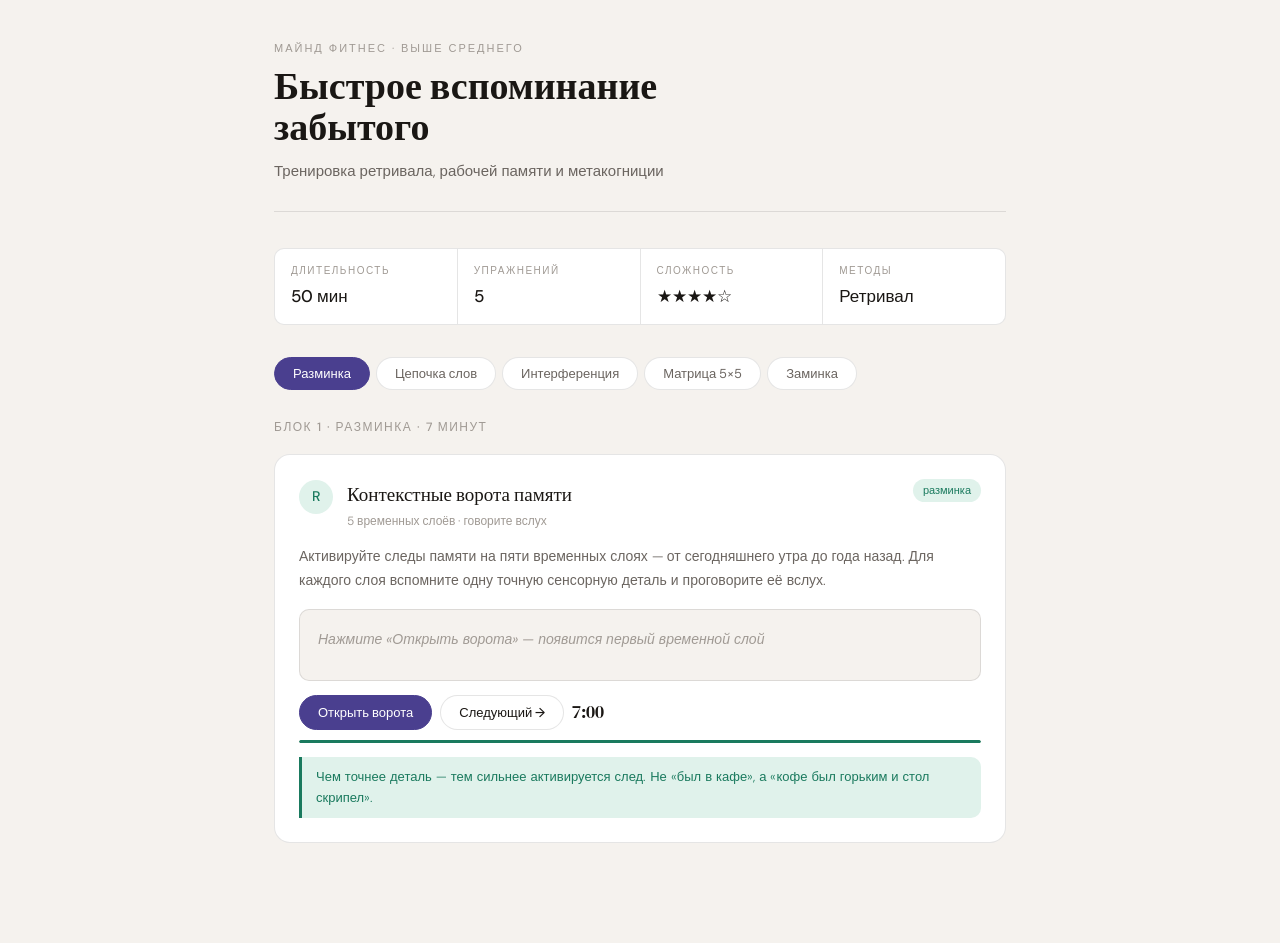
<file: mind_fitness_recall.html>
<!DOCTYPE html>
<html lang="ru">
<head>
<meta charset="UTF-8">
<meta name="viewport" content="width=device-width, initial-scale=1.0">
<title>Майнд Фитнес — Быстрое вспоминание</title>
<link href="https://fonts.googleapis.com/css2?family=DM+Serif+Display&family=DM+Sans:wght@300;400;500&display=swap" rel="stylesheet">
<style>
:root {
  --bg: #f5f2ee;
  --surface: #ffffff;
  --surface2: #ede9e3;
  --border: rgba(0,0,0,0.1);
  --text: #1a1714;
  --text2: #6b6560;
  --text3: #a09a94;
  --purple: #4a3f8f;
  --purple-l: #eeecfb;
  --purple-m: #b5aee8;
  --teal: #1a7a5e;
  --teal-l: #e0f2eb;
  --amber: #8a5a0a;
  --amber-l: #fdf0d8;
  --red-l: #fce8e8;
  --red: #a02020;
  --green-l: #e6f3e6;
  --green: #1e6e1e;
  --radius: 10px;
  --radius-lg: 16px;
}

* { box-sizing: border-box; margin: 0; padding: 0; }

body {
  font-family: 'DM Sans', sans-serif;
  background: var(--bg);
  color: var(--text);
  min-height: 100vh;
  line-height: 1.6;
}

.page {
  max-width: 780px;
  margin: 0 auto;
  padding: 40px 24px 80px;
}

.masthead {
  margin-bottom: 36px;
  padding-bottom: 28px;
  border-bottom: 1px solid var(--border);
}

.masthead-label {
  font-size: 11px;
  letter-spacing: 2px;
  text-transform: uppercase;
  color: var(--text3);
  margin-bottom: 8px;
}

.masthead-title {
  font-family: 'DM Serif Display', serif;
  font-size: 38px;
  line-height: 1.1;
  color: var(--text);
  margin-bottom: 10px;
}

.masthead-sub {
  font-size: 15px;
  color: var(--text2);
  font-weight: 300;
}

.meta-strip {
  display: flex;
  gap: 0;
  margin-bottom: 32px;
  border: 1px solid var(--border);
  border-radius: var(--radius);
  overflow: hidden;
  background: var(--surface);
}

.meta-item {
  flex: 1;
  padding: 14px 16px;
  border-right: 1px solid var(--border);
}

.meta-item:last-child { border-right: none; }

.meta-item-label {
  font-size: 10px;
  letter-spacing: 1.5px;
  text-transform: uppercase;
  color: var(--text3);
  margin-bottom: 4px;
}

.meta-item-val {
  font-size: 17px;
  font-weight: 500;
  color: var(--text);
}

.nav-tabs {
  display: flex;
  gap: 6px;
  margin-bottom: 28px;
  flex-wrap: wrap;
}

.nav-tab {
  padding: 7px 18px;
  font-size: 13px;
  font-family: 'DM Sans', sans-serif;
  border: 1px solid var(--border);
  border-radius: 50px;
  background: var(--surface);
  color: var(--text2);
  cursor: pointer;
  transition: all .18s;
  font-weight: 400;
}

.nav-tab:hover { background: var(--surface2); }

.nav-tab.on {
  background: var(--purple);
  color: #fff;
  border-color: var(--purple);
  font-weight: 500;
}

.phase { display: none; }
.phase.on { display: block; }

.ex {
  background: var(--surface);
  border: 1px solid var(--border);
  border-radius: var(--radius-lg);
  padding: 24px;
  margin-bottom: 20px;
}

.ex-head {
  display: flex;
  align-items: flex-start;
  gap: 14px;
  margin-bottom: 14px;
}

.ex-num {
  width: 34px;
  height: 34px;
  border-radius: 50%;
  display: flex;
  align-items: center;
  justify-content: center;
  font-size: 14px;
  font-weight: 500;
  flex-shrink: 0;
  margin-top: 1px;
}

.ex-info { flex: 1; }

.ex-title {
  font-family: 'DM Serif Display', serif;
  font-size: 19px;
  color: var(--text);
  margin-bottom: 3px;
}

.ex-meta {
  font-size: 12px;
  color: var(--text3);
}

.tag {
  font-size: 11px;
  padding: 3px 10px;
  border-radius: 50px;
  white-space: nowrap;
  font-weight: 500;
}

.ex-desc {
  font-size: 14px;
  color: var(--text2);
  line-height: 1.7;
  margin-bottom: 16px;
  font-weight: 300;
}

.arena {
  background: var(--bg);
  border: 1px solid var(--border);
  border-radius: var(--radius);
  padding: 18px;
  margin: 12px 0;
  min-height: 72px;
}

.arena-placeholder {
  font-size: 14px;
  color: var(--text3);
  font-style: italic;
}

.btn-row {
  display: flex;
  gap: 8px;
  align-items: center;
  flex-wrap: wrap;
  margin-top: 14px;
}

button.btn {
  padding: 8px 18px;
  font-family: 'DM Sans', sans-serif;
  font-size: 13px;
  font-weight: 500;
  border: 1px solid var(--border);
  border-radius: 50px;
  background: var(--surface);
  color: var(--text);
  cursor: pointer;
  transition: all .15s;
}

button.btn:hover { background: var(--surface2); }

button.btn.primary {
  background: var(--purple);
  color: #fff;
  border-color: var(--purple);
}

button.btn.primary:hover { opacity: .88; }

.tdisp {
  font-size: 18px;
  font-weight: 500;
  color: var(--text);
  min-width: 52px;
  font-variant-numeric: tabular-nums;
  font-family: 'DM Serif Display', serif;
}

.pbar {
  height: 3px;
  background: var(--surface2);
  border-radius: 2px;
  margin-top: 10px;
  overflow: hidden;
}

.pfill {
  height: 100%;
  border-radius: 2px;
  transition: width 1s linear;
}

.sc-row {
  display: flex;
  gap: 8px;
  flex-wrap: wrap;
  margin-top: 10px;
}

.sc {
  background: var(--bg);
  border-radius: var(--radius);
  padding: 7px 12px;
  font-size: 13px;
  color: var(--text2);
}

.sc b { font-weight: 500; color: var(--text); }

.tip {
  background: var(--teal-l);
  border-left: 3px solid var(--teal);
  border-radius: 0 var(--radius) var(--radius) 0;
  padding: 10px 14px;
  font-size: 13px;
  color: var(--teal);
  line-height: 1.6;
  margin-top: 14px;
  font-weight: 300;
}

.warn {
  background: var(--amber-l);
  border-left: 3px solid var(--amber);
  border-radius: 0 var(--radius) var(--radius) 0;
  padding: 10px 14px;
  font-size: 13px;
  color: var(--amber);
  line-height: 1.6;
  margin-top: 10px;
  font-weight: 300;
}

.wchip {
  display: inline-block;
  padding: 6px 14px;
  border-radius: 8px;
  font-size: 14px;
  font-weight: 500;
  border: 1px solid var(--border);
  background: var(--surface);
  color: var(--text);
  margin: 3px;
}

.wchip .num {
  font-size: 11px;
  color: var(--text3);
  margin-right: 4px;
}

input.ans-inp {
  flex: 1;
  padding: 8px 12px;
  font-size: 14px;
  font-family: 'DM Sans', sans-serif;
  border: 1px solid var(--border);
  border-radius: var(--radius);
  background: var(--surface);
  color: var(--text);
  outline: none;
  transition: border-color .15s;
}

input.ans-inp:focus { border-color: var(--purple-m); }

textarea.ans-inp {
  width: 100%;
  padding: 10px 13px;
  font-size: 14px;
  font-family: 'DM Sans', sans-serif;
  border: 1px solid var(--border);
  border-radius: var(--radius);
  background: var(--surface);
  color: var(--text);
  resize: vertical;
  outline: none;
  margin: 8px 0;
  line-height: 1.6;
  font-weight: 300;
  transition: border-color .15s;
}

textarea.ans-inp:focus { border-color: var(--purple-m); }

.mat-grid {
  display: grid;
  grid-template-columns: repeat(5, 1fr);
  gap: 6px;
  max-width: 300px;
}

.mcell {
  height: 50px;
  border: 1px solid var(--border);
  border-radius: var(--radius);
  background: var(--surface);
  cursor: pointer;
  transition: background .12s, border-color .12s;
}

.mcell:hover { background: var(--surface2); }
.mcell.lit { background: var(--purple); border-color: #3a2f7f; }
.mcell.sel { background: var(--purple-l); border-color: var(--purple-m); }
.mcell.ok { background: var(--green-l); border-color: var(--green); cursor: default; }
.mcell.miss { background: var(--amber-l); border-color: var(--amber); cursor: default; }
.mcell.bad { background: var(--red-l); border-color: var(--red); cursor: default; }

.conf-btns {
  display: flex;
  gap: 6px;
  margin-top: 8px;
}

.conf-btn {
  width: 40px;
  height: 40px;
  border-radius: var(--radius);
  border: 1px solid var(--border);
  background: var(--surface);
  color: var(--text);
  font-size: 14px;
  font-family: 'DM Sans', sans-serif;
  font-weight: 500;
  cursor: pointer;
  transition: all .12s;
}

.conf-btn:hover { background: var(--purple-l); border-color: var(--purple-m); color: var(--purple); }

.phase-hint {
  font-size: 12px;
  letter-spacing: 1.5px;
  text-transform: uppercase;
  color: var(--text3);
  margin-bottom: 16px;
  font-weight: 500;
}

.success-msg {
  font-size: 15px;
  font-weight: 500;
  color: var(--green);
}

.gate-card {
  margin-bottom: 12px;
}

.gate-level {
  font-size: 10px;
  letter-spacing: 1.5px;
  text-transform: uppercase;
  color: var(--text3);
  margin-bottom: 4px;
}

.gate-title {
  font-family: 'DM Serif Display', serif;
  font-size: 20px;
  color: var(--text);
  margin-bottom: 6px;
}

.gate-prompt {
  font-size: 14px;
  color: var(--text2);
  font-weight: 300;
}
</style>
</head>
<body>

<div class="page">

  <div class="masthead">
    <div class="masthead-label">Майнд Фитнес · Выше среднего</div>
    <h1 class="masthead-title">Быстрое вспоминание<br>забытого</h1>
    <div class="masthead-sub">Тренировка ретривала, рабочей памяти и метакогниции</div>
  </div>

  <div class="meta-strip">
    <div class="meta-item">
      <div class="meta-item-label">Длительность</div>
      <div class="meta-item-val">50 мин</div>
    </div>
    <div class="meta-item">
      <div class="meta-item-label">Упражнений</div>
      <div class="meta-item-val">5</div>
    </div>
    <div class="meta-item">
      <div class="meta-item-label">Сложность</div>
      <div class="meta-item-val">★★★★☆</div>
    </div>
    <div class="meta-item">
      <div class="meta-item-label">Методы</div>
      <div class="meta-item-val">Ретривал</div>
    </div>
  </div>

  <div class="nav-tabs">
    <button class="nav-tab on" onclick="gp(0)">Разминка</button>
    <button class="nav-tab" onclick="gp(1)">Цепочка слов</button>
    <button class="nav-tab" onclick="gp(2)">Интерференция</button>
    <button class="nav-tab" onclick="gp(3)">Матрица 5×5</button>
    <button class="nav-tab" onclick="gp(4)">Заминка</button>
  </div>

  <!-- РАЗМИНКА -->
  <div class="phase on" id="ph-0">
    <div class="phase-hint">Блок 1 · Разминка · 7 минут</div>
    <div class="ex">
      <div class="ex-head">
        <div class="ex-num" style="background:var(--teal-l);color:var(--teal);">R</div>
        <div class="ex-info">
          <div class="ex-title">Контекстные ворота памяти</div>
          <div class="ex-meta">5 временных слоёв · говорите вслух</div>
        </div>
        <span class="tag" style="background:var(--teal-l);color:var(--teal);">разминка</span>
      </div>
      <div class="ex-desc">Активируйте следы памяти на пяти временных слоях — от сегодняшнего утра до года назад. Для каждого слоя вспомните одну точную сенсорную деталь и проговорите её вслух.</div>
      <div class="arena" id="gate-arena"><div class="arena-placeholder">Нажмите «Открыть ворота» — появится первый временной слой</div></div>
      <div class="btn-row">
        <button class="btn primary" onclick="openGates()">Открыть ворота</button>
        <button class="btn" onclick="nextGate()">Следующий →</button>
        <div class="tdisp" id="gtime">7:00</div>
      </div>
      <div class="pbar"><div class="pfill" id="gtimep" style="width:100%;background:var(--teal);"></div></div>
      <div class="tip">Чем точнее деталь — тем сильнее активируется след. Не «был в кафе», а «кофе был горьким и стол скрипел».</div>
    </div>
  </div>

  <!-- ЦЕПОЧКА СЛОВ -->
  <div class="phase" id="ph-1">
    <div class="phase-hint">Блок 2 · Упражнение 1 · 12 минут</div>
    <div class="ex">
      <div class="ex-head">
        <div class="ex-num" style="background:var(--purple-l);color:var(--purple);">1</div>
        <div class="ex-info">
          <div class="ex-title">Цепочка 10 слов — строгий порядок</div>
          <div class="ex-meta">45 сек на запоминание · без подсказок</div>
        </div>
        <span class="tag" style="background:var(--purple-l);color:var(--purple);">рабочая + эпизодическая</span>
      </div>
      <div class="ex-desc">Запомните 10 несвязанных слов за 45 секунд, используя метод «дворца памяти» или ассоциативную цепочку. Затем — воспроизведение строго по порядку без подсказок.</div>
      <div style="font-size:13px;color:var(--text3);margin:.25rem 0;font-style:italic;" id="chain-status">Нажмите «Показать слова» чтобы начать</div>
      <div class="arena" id="chain-arena"><div class="arena-placeholder">Слова появятся здесь</div></div>
      <div id="chain-inputs"></div>
      <div class="btn-row">
        <button class="btn primary" onclick="chainShow()">Показать слова</button>
        <button class="btn" onclick="chainRecall()">Воспроизвести</button>
        <button class="btn" onclick="chainCheck()">Проверить</button>
        <div class="tdisp" id="ctime">—</div>
      </div>
      <div class="pbar"><div class="pfill" id="ctimep" style="width:100%;background:var(--purple);"></div></div>
      <div class="sc-row">
        <div class="sc">Верно: <b id="chain-ok">0</b></div>
        <div class="sc">Ошибок: <b id="chain-err">0</b></div>
        <div class="sc">Попытка: <b id="chain-set">0</b></div>
      </div>
      <div class="tip">Метод дворца: разместите каждое слово в точке знакомого маршрута. При воспроизведении мысленно пройдите маршрут — слова «появятся» сами.</div>
      <div class="warn">10 слов, строгий порядок, без подглядывания — уровень выше среднего.</div>
    </div>
  </div>

  <!-- ИНТЕРФЕРЕНЦИЯ -->
  <div class="phase" id="ph-2">
    <div class="phase-hint">Блок 3 · Упражнение 2 · 12 минут</div>
    <div class="ex">
      <div class="ex-head">
        <div class="ex-num" style="background:var(--purple-l);color:var(--purple);">2</div>
        <div class="ex-info">
          <div class="ex-title">Двойная интерференция</div>
          <div class="ex-meta">запомни → счёт от 300 → вспомни</div>
        </div>
        <span class="tag" style="background:var(--purple-l);color:var(--purple);">торможение + ретривал</span>
      </div>
      <div class="ex-desc">Запомните 6 слов, затем выполните отвлекающую задачу (обратный счёт от 300 по 7), а затем воспроизведите слова. Именно так устроена реальная забывчивость. Задача — пробиться сквозь интерференцию.</div>
      <div class="arena" id="int-arena"><div class="arena-placeholder">Нажмите «Старт»</div></div>
      <div id="int-inputs"></div>
      <div class="btn-row">
        <button class="btn primary" onclick="intStart()">Старт</button>
        <button class="btn" onclick="intCountDown()">−7</button>
        <button class="btn" onclick="intRecall()">Воспроизвести</button>
        <button class="btn" onclick="intCheck()">Проверить</button>
        <div class="tdisp" id="itime">—</div>
      </div>
      <div class="sc-row">
        <div class="sc">Фаза: <b id="int-phase-lbl">—</b></div>
        <div class="sc">Счётчик: <b id="int-count-val">—</b></div>
        <div class="sc">Верно: <b id="int-ok">0</b></div>
      </div>
      <div class="tip">После интерференции закройте глаза на 3 секунды и представьте момент, когда читали слова — это запустит контекстный ретривал.</div>
    </div>
  </div>

  <!-- МАТРИЦА -->
  <div class="phase" id="ph-3">
    <div class="phase-hint">Блок 4 · Упражнение 3 · 10 минут</div>
    <div class="ex">
      <div class="ex-head">
        <div class="ex-num" style="background:var(--purple-l);color:var(--purple);">3</div>
        <div class="ex-info">
          <div class="ex-title">Матрица 5×5 — нарастающая сложность</div>
          <div class="ex-meta">начало 6 клеток · +2 при каждом успехе</div>
        </div>
        <span class="tag" style="background:var(--purple-l);color:var(--purple);">зрительная + пространственная</span>
      </div>
      <div class="ex-desc">Запомните паттерн закрашенных клеток в сетке 5×5. После скрытия — воспроизведите точно. При каждом успехе добавляются 2 клетки. Потолка нет.</div>
      <div class="arena" id="mat-arena"><div class="arena-placeholder">Нажмите «Показать паттерн»</div></div>
      <div class="btn-row">
        <button class="btn primary" onclick="matShow()">Показать паттерн</button>
        <button class="btn" onclick="matHide()">Скрыть / Вводить</button>
        <button class="btn" onclick="matCheck()">Проверить</button>
        <div class="tdisp" id="mtime">—</div>
      </div>
      <div class="pbar"><div class="pfill" id="mtimep" style="width:100%;background:var(--purple);"></div></div>
      <div class="sc-row">
        <div class="sc">Клеток: <b id="mat-n">6</b></div>
        <div class="sc">Верно подряд: <b id="mat-ok">0</b></div>
        <div class="sc">Раунд: <b id="mat-rnd">1</b></div>
      </div>
      <div class="tip">Сгруппируйте клетки в буквы, фигуры или маршруты — чанкинг резко увеличивает объём зрительной памяти.</div>
      <div class="warn">Уровень растёт автоматически — потолка нет. Попробуйте дойти до 16+ клеток.</div>
    </div>
  </div>

  <!-- ЗАМИНКА -->
  <div class="phase" id="ph-4">
    <div class="phase-hint">Блок 5 · Заминка · 9 минут</div>
    <div class="ex">
      <div class="ex-head">
        <div class="ex-num" style="background:var(--teal-l);color:var(--teal);">Z</div>
        <div class="ex-info">
          <div class="ex-title">Каскад ретривала + метакогниция</div>
          <div class="ex-meta">3 уровня · оценка уверенности</div>
        </div>
        <span class="tag" style="background:var(--teal-l);color:var(--teal);">консолидация</span>
      </div>
      <div class="ex-desc">Три уровня самоопрашивания без подглядывания: занятие → вчера → прошлая неделя. После каждого ответа оцените уверенность от 1 до 5. Это тренирует метапамять.</div>
      <div class="arena" id="cas-arena"><div class="arena-placeholder">Нажмите «Начать каскад»</div></div>
      <div class="btn-row"><button class="btn primary" onclick="casStart()">Начать каскад</button></div>
      <div class="tip">Люди с развитой метапамятью восстанавливают забытое в 2.3 раза быстрее — потому что точно знают, где искать след.</div>
    </div>

    <div class="ex" style="background:var(--purple-l);border-color:var(--purple-m);">
      <div class="ex-head">
        <div class="ex-num" style="background:var(--purple);color:#fff;">+</div>
        <div class="ex-info">
          <div class="ex-title">Техника «5 минут до сна»</div>
          <div class="ex-meta">домашнее задание</div>
        </div>
      </div>
      <div class="ex-desc" style="color:var(--purple);">Перед сном — без телефона — воспроизведите в уме всё занятие. Сон после активного ретривала усиливает консолидацию в долгосрочную память в 1.5–2 раза.</div>
    </div>
  </div>

</div>

<script>
function gp(i) {
  document.querySelectorAll('.phase').forEach(function(p, idx) {
    p.classList.toggle('on', idx === i);
  });
  document.querySelectorAll('.nav-tab').forEach(function(b, idx) {
    b.classList.toggle('on', idx === i);
  });
  window.scrollTo(0, 0);
}

var _timers = {};
function startTimer(id, total, color, onDone) {
  clearInterval(_timers[id]);
  var rem = total;
  function upd() {
    var el = document.getElementById(id);
    var bar = document.getElementById(id + 'p');
    if (el) { var m = Math.floor(rem / 60); var s = rem % 60; el.textContent = m + ':' + (s < 10 ? '0' : '') + s; }
    if (bar) { bar.style.width = Math.round((rem / total) * 100) + '%'; if (color) bar.style.background = color; }
  }
  upd();
  _timers[id] = setInterval(function() {
    rem--;
    upd();
    if (rem <= 0) { clearInterval(_timers[id]); if (onDone) onDone(); }
  }, 1000);
}
function stopTimer(id) { clearInterval(_timers[id]); }

var gates = [
  { label: 'Сегодня утром', prompt: 'Одна сенсорная деталь — звук, запах, ощущение' },
  { label: 'Вчера вечером', prompt: 'Что было последним действием перед сном?' },
  { label: 'Прошлая неделя', prompt: 'Вспомните один разговор — кто, о чём, где' },
  { label: 'Месяц назад', prompt: 'Что вас удивило или взволновало?' },
  { label: 'Год назад', prompt: 'Какое место посещали? Что там было?' },
];
var gateIdx = 0;
function openGates() {
  gateIdx = 0;
  showGate();
  startTimer('gtime', 420, 'var(--teal)', null);
}
function showGate() {
  var g = gates[gateIdx];
  document.getElementById('gate-arena').innerHTML =
    '<div class="gate-card">' +
    '<div class="gate-level">Слой ' + (gateIdx + 1) + ' / ' + gates.length + '</div>' +
    '<div class="gate-title">' + g.label + '</div>' +
    '<div class="gate-prompt">' + g.prompt + '</div>' +
    '</div>';
}
function nextGate() {
  if (gateIdx < gates.length - 1) { gateIdx++; showGate(); }
  else { document.getElementById('gate-arena').innerHTML = '<div class="success-msg">Все ворота пройдены!</div>'; }
}

var wordPools = [
  ['Алгоритм','Гобелен','Солнечный','Верёвка','Консул','Пыль','Зеркало','Океан','Нить','Фонарь'],
  ['Кратер','Парус','Янтарь','Ствол','Призрак','Бронза','Луна','Ключ','Горизонт','Ветер'],
  ['Архив','Кремень','Волна','Колесо','Тень','Маяк','Рассвет','Иголка','Замок','Облако'],
];
var chainWords = [], chainSetN = 0, chainMode = 'idle';

function chainShow() {
  stopTimer('ctime');
  chainSetN++;
  chainMode = 'show';
  document.getElementById('chain-inputs').innerHTML = '';
  var pool = wordPools[(chainSetN - 1) % wordPools.length];
  chainWords = pool.slice();
  document.getElementById('chain-set').textContent = chainSetN;
  document.getElementById('chain-status').textContent = 'Запоминайте — 45 секунд. Используйте дворец памяти.';
  var html = '<div style="display:flex;flex-wrap:wrap;">';
  chainWords.forEach(function(w, i) {
    html += '<div class="wchip"><span class="num">' + (i + 1) + '.</span>' + w + '</div>';
  });
  html += '</div>';
  document.getElementById('chain-arena').innerHTML = html;
  startTimer('ctime', 45, 'var(--purple)', function() {
    document.getElementById('chain-arena').innerHTML = '<div class="arena-placeholder">Время вышло. Слова скрыты. Нажмите «Воспроизвести».</div>';
    chainMode = 'hidden';
    document.getElementById('chain-status').textContent = 'Нажмите «Воспроизвести» для ввода ответов';
  });
}

function chainRecall() {
  if (chainMode === 'idle') return;
  stopTimer('ctime');
  chainMode = 'recall';
  document.getElementById('chain-status').textContent = 'Введите слова по порядку (1–10):';
  document.getElementById('chain-arena').innerHTML = '';
  var html = '<div style="display:flex;flex-direction:column;gap:6px;margin-top:8px;">';
  chainWords.forEach(function(_, i) {
    html += '<div style="display:flex;align-items:center;gap:8px;">' +
      '<span style="font-size:12px;color:var(--text3);width:22px;flex-shrink:0;">' + (i + 1) + '.</span>' +
      '<input type="text" class="ans-inp" id="ci' + i + '" placeholder="Слово ' + (i + 1) + '"></div>';
  });
  html += '</div>';
  document.getElementById('chain-inputs').innerHTML = html;
}

function chainCheck() {
  if (chainMode !== 'recall') return;
  var ok = 0, err = 0;
  chainWords.forEach(function(w, i) {
    var inp = document.getElementById('ci' + i);
    if (!inp) return;
    var val = (inp.value || '').trim().toLowerCase();
    if (val === w.toLowerCase()) { inp.style.background = 'var(--green-l)'; inp.style.color = 'var(--green)'; ok++; }
    else { inp.style.background = 'var(--red-l)'; inp.style.color = 'var(--red)'; inp.placeholder = w; }
    inp.disabled = true;
  });
  err = chainWords.length - ok;
  document.getElementById('chain-ok').textContent = parseInt(document.getElementById('chain-ok').textContent) + ok;
  document.getElementById('chain-err').textContent = parseInt(document.getElementById('chain-err').textContent) + err;
  chainMode = 'done';
}

var intWords = ['Факел','Ступень','Облако','Ключ','Маяк','Якорь'];
var intMode = 'idle', intCountVal = 300, intTotalOk = 0;

function intStart() {
  intMode = 'show'; intCountVal = 300;
  document.getElementById('int-inputs').innerHTML = '';
  document.getElementById('int-phase-lbl').textContent = 'Запоминайте';
  document.getElementById('int-count-val').textContent = '—';
  var html = '<div style="display:flex;flex-wrap:wrap;">';
  intWords.forEach(function(w) { html += '<div class="wchip">' + w + '</div>'; });
  html += '</div><div style="font-size:12px;color:var(--text3);margin-top:8px;font-style:italic;">Запомните за 20 сек → нажимайте «−7» для интерференции</div>';
  document.getElementById('int-arena').innerHTML = html;
  startTimer('itime', 20, 'var(--purple)', function() {
    document.getElementById('int-arena').innerHTML =
      '<div style="font-size:16px;font-weight:500;color:var(--text);">Интерференция!</div>' +
      '<div style="font-size:14px;color:var(--text2);margin-top:4px;">Нажимайте «−7» от 300</div>';
    document.getElementById('int-count-val').textContent = '300';
    document.getElementById('int-phase-lbl').textContent = 'Интерференция';
    intMode = 'interfere';
  });
}

function intCountDown() {
  if (intMode !== 'interfere') return;
  intCountVal -= 7;
  document.getElementById('int-count-val').textContent = intCountVal;
}

function intRecall() {
  if (intMode !== 'interfere' && intMode !== 'show') return;
  stopTimer('itime');
  intMode = 'recall';
  document.getElementById('int-phase-lbl').textContent = 'Воспроизведение';
  document.getElementById('int-arena').innerHTML =
    '<div style="font-size:14px;color:var(--text2);font-style:italic;">Закройте глаза на 3 сек → вспомните момент чтения → вводите</div>';
  var html = '<div style="display:flex;flex-direction:column;gap:6px;margin-top:8px;">';
  intWords.forEach(function(_, i) {
    html += '<div style="display:flex;align-items:center;gap:8px;">' +
      '<span style="font-size:12px;color:var(--text3);width:22px;flex-shrink:0;">' + (i + 1) + '.</span>' +
      '<input type="text" class="ans-inp" id="ii' + i + '" placeholder="Слово ' + (i + 1) + '"></div>';
  });
  html += '</div>';
  document.getElementById('int-inputs').innerHTML = html;
}

function intCheck() {
  if (intMode !== 'recall') return;
  var ok = 0;
  intWords.forEach(function(w, i) {
    var inp = document.getElementById('ii' + i);
    if (!inp) return;
    var val = (inp.value || '').trim().toLowerCase();
    if (val === w.toLowerCase()) { inp.style.background = 'var(--green-l)'; inp.style.color = 'var(--green)'; ok++; }
    else { inp.style.background = 'var(--red-l)'; inp.style.color = 'var(--red)'; inp.placeholder = w; }
    inp.disabled = true;
  });
  intTotalOk += ok;
  document.getElementById('int-ok').textContent = intTotalOk;
  intMode = 'done';
}

var matCells = new Set(), matUser = new Set(), matN = 6, matRnd = 1, matMode = 'idle';

function matShow() {
  matMode = 'show';
  matUser = new Set();
  matCells = new Set();
  while (matCells.size < matN) { matCells.add(Math.floor(Math.random() * 25)); }
  document.getElementById('mat-n').textContent = matN;
  document.getElementById('mat-rnd').textContent = matRnd;
  renderMat(false);
  var secs = Math.min(5 + matN, 28);
  startTimer('mtime', secs, 'var(--purple)', function() {
    matMode = 'recall';
    renderMat(true);
  });
}

function matHide() {
  if (matMode !== 'show' && matMode !== 'idle') return;
  if (matMode === 'show') { stopTimer('mtime'); }
  matMode = 'recall';
  renderMat(true);
}

function renderMat(recallMode) {
  var arena = document.getElementById('mat-arena');
  arena.innerHTML = '';
  var grid = document.createElement('div');
  grid.className = 'mat-grid';
  for (var i = 0; i < 25; i++) {
    (function(idx) {
      var c = document.createElement('div');
      c.className = 'mcell';
      if (!recallMode && matCells.has(idx)) { c.classList.add('lit'); }
      if (recallMode) {
        c.onclick = function() {
          if (matUser.has(idx)) { matUser.delete(idx); c.classList.remove('sel'); }
          else { matUser.add(idx); c.classList.add('sel'); }
        };
      }
      grid.appendChild(c);
    })(i);
  }
  arena.appendChild(grid);
  var hint = document.createElement('div');
  hint.style.cssText = 'font-size:12px;color:var(--text3);margin-top:10px;font-style:italic;';
  hint.textContent = recallMode ? 'Нажмите на клетки, которые были закрашены' : 'Запоминайте — таймер идёт';
  arena.appendChild(hint);
}

function matCheck() {
  if (matMode !== 'recall') return;
  var cells = document.getElementById('mat-arena').querySelectorAll('.mcell');
  var allOk = true;
  cells.forEach(function(c, i) {
    var should = matCells.has(i);
    var user = matUser.has(i);
    c.onclick = null;
    if (should && user) { c.className = 'mcell ok'; }
    else if (should && !user) { c.className = 'mcell miss'; allOk = false; }
    else if (!should && user) { c.className = 'mcell bad'; allOk = false; }
  });
  var prev = parseInt(document.getElementById('mat-ok').textContent) || 0;
  if (allOk) { document.getElementById('mat-ok').textContent = prev + 1; matN += 2; }
  else { document.getElementById('mat-ok').textContent = 0; }
  matRnd++;
  matMode = 'idle';
}

var casQuestions = [
  { q: 'Назовите все упражнения этого занятия и их главную цель.', hint: 'Занятие' },
  { q: 'Что происходило вчера после 18:00? Восстановите по шагам.', hint: 'Вчера вечером' },
  { q: 'С кем вы общались на прошлой неделе? Вспомните один разговор как можно подробнее.', hint: 'Прошлая неделя' },
];
var casIdx = 0;

function casStart() { casIdx = 0; casRender(); }

function casRender() {
  if (casIdx >= casQuestions.length) {
    document.getElementById('cas-arena').innerHTML = '<div class="success-msg">Каскад завершён. Метапамять прокачана.</div>';
    return;
  }
  var q = casQuestions[casIdx];
  var html =
    '<div style="font-size:10px;letter-spacing:1.5px;text-transform:uppercase;color:var(--text3);margin-bottom:6px;">' + q.hint + ' · Вопрос ' + (casIdx + 1) + '/' + casQuestions.length + '</div>' +
    '<div style="font-family:\'DM Serif Display\',serif;font-size:18px;color:var(--text);margin-bottom:10px;">' + q.q + '</div>' +
    '<textarea class="ans-inp" rows="3" placeholder="Пишите свободно, без оценки..."></textarea>' +
    '<div style="font-size:13px;color:var(--text2);margin-top:4px;">Оцените уверенность (1 — смутно, 5 — точно):</div>' +
    '<div class="conf-btns">';
  [1, 2, 3, 4, 5].forEach(function(n) {
    html += '<button class="conf-btn" onclick="casNext()">' + n + '</button>';
  });
  html += '</div>';
  document.getElementById('cas-arena').innerHTML = html;
}

function casNext() { casIdx++; casRender(); }
</script>
</body>
</html>
</file>
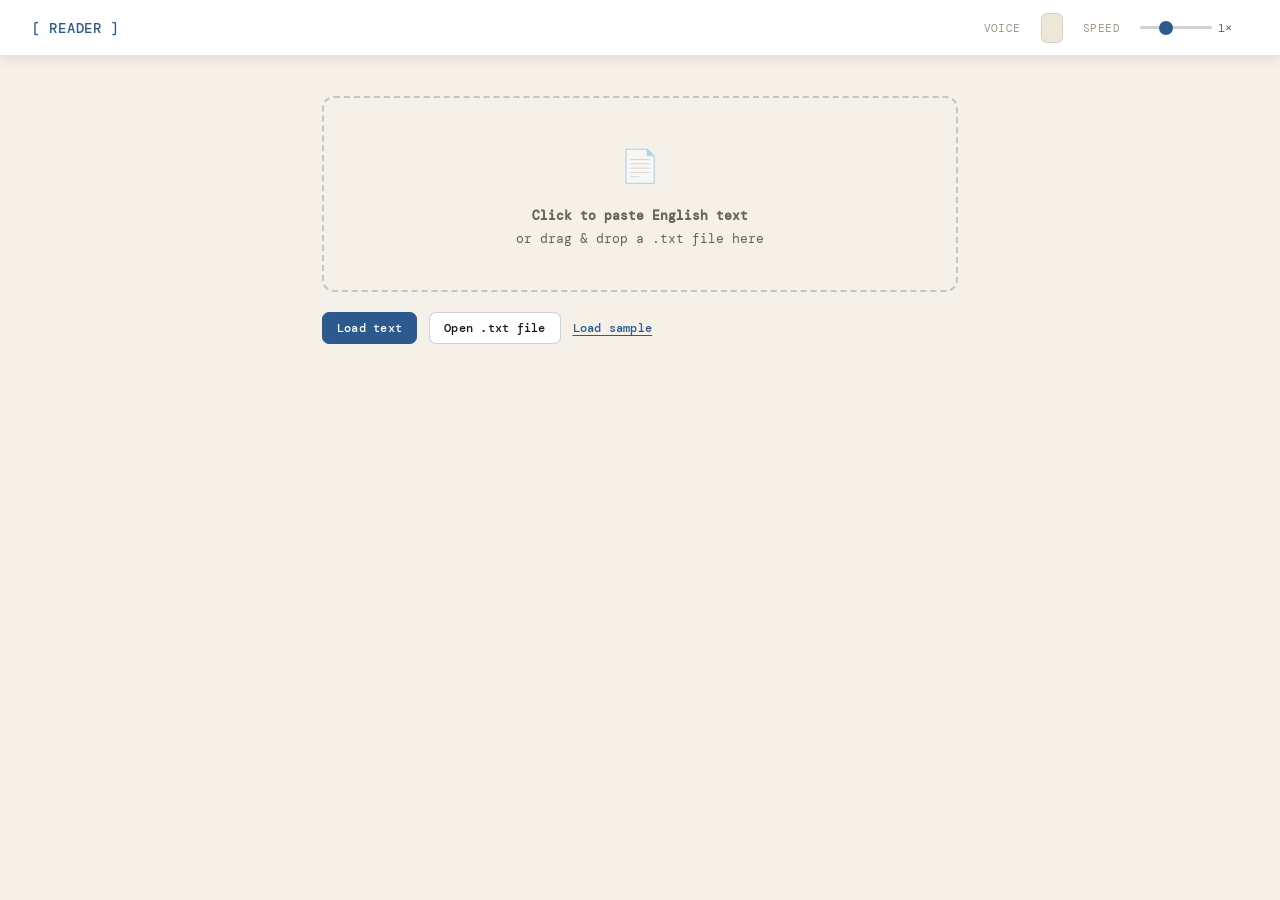
<file: reader.html>
<!DOCTYPE html>
<html lang="en">
<head>
<meta charset="UTF-8">
<meta name="viewport" content="width=device-width, initial-scale=1.0">
<title>Reader</title>
<link href="https://fonts.googleapis.com/css2?family=Libre+Baskerville:ital,wght@0,400;0,700;1,400&family=DM+Mono:wght@400;500&display=swap" rel="stylesheet">
<style>
*,*::before,*::after{box-sizing:border-box;margin:0;padding:0}

:root{
  --bg:#f5f0e8; --bg2:#fff; --bg3:#ede7d9;
  --text:#1a1610; --text2:#6b6254; --text3:#a09484;
  --accent:#2d5a8e; --accent2:#1a3d63; --accent-bg:#e8f0f9;
  --border:rgba(0,0,0,.10); --border2:rgba(0,0,0,.18);
  --hl-bg:#fffbea; --hl-border:#d4a830;
  --word-bg:#d4e8ff;
  --shadow:0 2px 12px rgba(0,0,0,.10);
}
@media(prefers-color-scheme:dark){:root{
  --bg:#15130f; --bg2:#1e1b16; --bg3:#26231c;
  --text:#ede7d9; --text2:#8a8070; --text3:#5a5448;
  --accent:#6fa3d4; --accent2:#8cbde0; --accent-bg:#162438;
  --border:rgba(255,255,255,.08); --border2:rgba(255,255,255,.15);
  --hl-bg:#2a2410; --hl-border:#8a7025;
  --word-bg:#1a3050;
  --shadow:0 2px 16px rgba(0,0,0,.4);
}}

body{font-family:'Libre Baskerville',Georgia,serif;background:var(--bg);color:var(--text);min-height:100vh}

/* ── TOOLTIP ─────────────────────────────────────────── */
/*
  Key design decisions:
  - Fixed position, body-level, outside any scroll/overflow/stacking context
  - Uses opacity 0/1 (not display/visibility) so offsetWidth is always measurable
  - pointer-events:none so it never blocks mouse events on words
*/
#tt{
  position:fixed;
  z-index:99999;
  pointer-events:none;
  opacity:0;
  transition:opacity .12s ease;
  /* off-screen until first placement */
  left:-999px; top:-999px;
}
#tt.show{ opacity:1; }
#tt-box{
  background:#1c1814;color:#f0ebe2;
  border-radius:10px;padding:10px 14px;
  min-width:140px;max-width:260px;
  box-shadow:0 8px 32px rgba(0,0,0,.5);
  font-family:'DM Mono',monospace;font-size:12px;line-height:1.55;
  white-space:normal;
}
@media(prefers-color-scheme:dark){
  #tt-box{background:#eee8df;color:#1a1610}
  #tt-lbl,#tt-note{color:#8a8070!important}
}
#tt-lbl{font-size:11px;font-weight:500;color:#7a7060;letter-spacing:.05em;text-transform:uppercase;margin-bottom:4px}
#tt-trans{font-family:'Libre Baskerville',serif;font-size:15px;margin-bottom:2px}
#tt-note{font-size:11px;color:#7a7060;margin-top:2px}

/* ── HEADER ─────────────────────────────────────────── */
header{
  background:var(--bg2);border-bottom:1px solid var(--border);
  padding:0 2rem;display:flex;align-items:center;gap:1.25rem;
  height:56px;position:sticky;top:0;z-index:200;box-shadow:var(--shadow);
}
.logo{font-family:'DM Mono',monospace;font-size:14px;font-weight:500;color:var(--accent);letter-spacing:.05em;white-space:nowrap}
.hsep{flex:1}
.hlabel{font-family:'DM Mono',monospace;font-size:11px;color:var(--text3);letter-spacing:.04em;text-transform:uppercase}
select{
  appearance:none;background:var(--bg3);border:1px solid var(--border);
  border-radius:6px;color:var(--text);font-family:'DM Mono',monospace;
  font-size:12px;padding:5px 10px;cursor:pointer;height:30px;
}
select:focus{outline:2px solid var(--accent);outline-offset:1px}
.rate-wrap{display:flex;align-items:center;gap:6px}
.rate-disp{font-family:'DM Mono',monospace;font-size:12px;color:var(--text2);min-width:30px}
input[type=range]{
  -webkit-appearance:none;appearance:none;
  width:72px;height:3px;border-radius:2px;background:var(--border2);cursor:pointer;outline:none;
}
input[type=range]::-webkit-slider-thumb{
  -webkit-appearance:none;width:14px;height:14px;border-radius:50%;background:var(--accent);cursor:pointer;
}

/* ── MAIN ───────────────────────────────────────────── */
main{max-width:700px;margin:0 auto;padding:2.5rem 2rem 6rem}

.drop-zone{
  border:2px dashed var(--border2);border-radius:12px;padding:2.5rem;
  text-align:center;color:var(--text2);cursor:pointer;
  transition:border-color .2s,background .2s;
  margin-bottom:1.25rem;font-family:'DM Mono',monospace;font-size:13px;line-height:1.8;
}
.drop-zone:hover{border-color:var(--accent);background:var(--accent-bg)}
.drop-zone.hidden{display:none}
.di{font-size:32px;display:block;margin-bottom:.5rem;opacity:.5}

textarea{
  width:100%;min-height:160px;background:var(--bg2);
  border:1px solid var(--border);border-radius:10px;color:var(--text);
  font-family:'Libre Baskerville',serif;font-size:15px;line-height:1.75;
  padding:1rem 1.25rem;resize:vertical;display:none;margin-bottom:1rem;
}
textarea:focus{outline:2px solid var(--accent)}

.btn-row{display:flex;align-items:center;gap:.75rem;flex-wrap:wrap;margin-bottom:.5rem}

button{
  appearance:none;border:1px solid var(--border2);border-radius:7px;
  background:var(--bg2);color:var(--text);font-family:'DM Mono',monospace;
  font-size:12px;font-weight:500;padding:7px 14px;cursor:pointer;
  display:inline-flex;align-items:center;gap:5px;
  transition:background .15s,color .15s,border-color .15s;letter-spacing:.02em;
}
button:hover{background:var(--accent-bg);border-color:var(--accent);color:var(--accent)}
button:active{transform:scale(.97)}
button.primary{background:var(--accent);color:#fff;border-color:var(--accent)}
button.primary:hover{background:var(--accent2);border-color:var(--accent2);color:#fff}
.ghost{background:none;border:none;color:var(--accent);font-size:12px;padding:0;cursor:pointer;
  font-family:'DM Mono',monospace;text-decoration:underline;text-underline-offset:3px;letter-spacing:.02em}
.ghost:hover{color:var(--accent2);background:none}

#reader{display:none}
.book-title{font-size:1.45rem;font-weight:700;line-height:1.3;margin-bottom:.4rem;font-style:italic}
.book-meta{display:flex;align-items:center;gap:.75rem;font-family:'DM Mono',monospace;font-size:11px;color:var(--text3);letter-spacing:.04em;margin-bottom:1.5rem}
.msep{color:var(--border2)}
.progress-wrap{height:2px;background:var(--border);border-radius:1px;margin-bottom:1.5rem;overflow:hidden}
.progress-fill{height:100%;background:var(--accent);border-radius:1px;transition:width .4s;width:0%}

.play-bar{
  position:sticky;top:56px;z-index:150;
  background:var(--bg2);border-bottom:1px solid var(--border);
  padding:8px 2rem;margin:0 -2rem 1.75rem;
  display:flex;align-items:center;gap:8px;
  box-shadow:0 2px 8px rgba(0,0,0,.05);
}
.pb{width:32px;height:32px;padding:0;display:flex;align-items:center;justify-content:center;border-radius:50%;flex-shrink:0}
#play-info{font-family:'DM Mono',monospace;font-size:11px;color:var(--text2);flex:1;white-space:nowrap;overflow:hidden;text-overflow:ellipsis;letter-spacing:.02em}

.hint-bar{margin-bottom:1.75rem;padding:9px 14px;background:var(--accent-bg);border-left:3px solid var(--accent);border-radius:0 6px 6px 0;font-family:'DM Mono',monospace;font-size:11px;color:var(--text2);letter-spacing:.03em;line-height:1.6}

.para{margin-bottom:2rem;font-size:18px;line-height:1.9;font-weight:400}
.sent{display:inline;border-radius:3px;transition:background .15s}
.sent.on{background:var(--hl-bg);outline:1px solid var(--hl-border);border-radius:3px}

.sbtn{
  display:inline-flex;align-items:center;justify-content:center;
  width:20px;height:20px;border-radius:50%;
  border:1px solid var(--border2);background:var(--bg2);color:var(--text3);
  cursor:pointer;font-size:9px;margin:0 3px;vertical-align:middle;
  position:relative;top:-1px;transition:all .15s;padding:0;flex-shrink:0;
}
.sbtn:hover,.sbtn.on{background:var(--accent);border-color:var(--accent);color:#fff}

.w{
  display:inline;border-radius:2px;padding:0 1px;
  transition:background .1s;cursor:pointer;
}
.w:hover{background:var(--word-bg)}

@media(max-width:600px){
  header{padding:0 1rem;gap:.6rem} .hlabel{display:none}
  main{padding:1.5rem 1rem 5rem}
  .play-bar{margin:0 -1rem 1.5rem;padding:8px 1rem}
}
</style>
</head>
<body>

<!-- Tooltip: direct child of body, no overflow/stacking context around it -->
<div id="tt"><div id="tt-box">
  <div id="tt-lbl"></div>
  <div id="tt-trans"></div>
  <div id="tt-note"></div>
</div></div>

<header>
  <span class="logo">[ READER ]</span>
  <div class="hsep"></div>
  <span class="hlabel">Voice</span>
  <select id="vsel"></select>
  <span class="hlabel">Speed</span>
  <div class="rate-wrap">
    <input type="range" id="rate" min="0.5" max="2" step="0.1" value="1">
    <span class="rate-disp" id="rdsp">1×</span>
  </div>
</header>

<main>
<div id="inp">
  <div class="drop-zone" id="dz" tabindex="0" role="button">
    <span class="di">📄</span>
    <strong>Click to paste English text</strong><br>
    or drag &amp; drop a .txt file here
  </div>
  <textarea id="ta" placeholder="Paste or type English text here…"></textarea>
  <div class="btn-row">
    <button class="primary" id="load-btn">Load text</button>
    <button id="file-btn">Open .txt file</button>
    <button class="ghost" id="smpl-btn">Load sample</button>
    <input type="file" id="fi" accept=".txt,text/plain" style="display:none">
  </div>
</div>

<div id="reader">
  <div class="book-title" id="btitle"></div>
  <div class="book-meta">
    <span id="ms"></span><span class="msep">·</span>
    <span id="mw"></span><span class="msep">·</span>
    <button class="ghost" id="back-btn">← Change text</button>
  </div>
  <div class="progress-wrap"><div class="progress-fill" id="prog"></div></div>
  <div class="play-bar">
    <button class="pb" id="prev-btn" title="Previous sentence">
      <svg width="13" height="13" viewBox="0 0 24 24" fill="currentColor"><path d="M6 6h2v12H6zm3.5 6 8.5 6V6z"/></svg>
    </button>
    <button class="pb primary" id="play-btn">
      <svg id="i-play" width="13" height="13" viewBox="0 0 24 24" fill="currentColor"><path d="M8 5v14l11-7z"/></svg>
      <svg id="i-pause" width="13" height="13" viewBox="0 0 24 24" fill="currentColor" style="display:none"><path d="M6 19h4V5H6v14zm8-14v14h4V5h-4z"/></svg>
    </button>
    <button class="pb" id="next-btn" title="Next sentence">
      <svg width="13" height="13" viewBox="0 0 24 24" fill="currentColor"><path d="M6 18l8.5-6L6 6v12zM16 6h2v12h-2z"/></svg>
    </button>
    <div id="play-info">Press ▶ to start</div>
    <button class="pb" id="stop-btn" title="Stop">
      <svg width="12" height="12" viewBox="0 0 24 24" fill="currentColor"><rect x="5" y="5" width="14" height="14" rx="2"/></svg>
    </button>
  </div>
  <div class="hint-bar">💡 Hover any word for Russian translation &nbsp;·&nbsp; Space = pause &nbsp;·&nbsp; ← → = prev/next &nbsp;·&nbsp; Esc = stop</div>
  <div id="content"></div>
</div>
</main>

<script>
'use strict';

// ═══════════════════════════════════════════════════════
// SAMPLE
// ═══════════════════════════════════════════════════════
const SAMPLE = `The forest in late autumn had a kind of stripped dignity. The oaks had released their leaves weeks ago, and now the branches made clean dark lines against a pale sky. There was something almost architectural about it — the way the trees held their structure without any softness to hide behind.

She walked the same path she had walked every October for thirty years. The ground was soft underfoot, layered with wet leaves that smelled of iron and cold water. She was not walking for exercise. She was walking because the house had become too quiet since her husband died, and motion was the only thing that kept her from noticing it.

At the stone bridge she stopped. Below, the stream ran shallow and clear over a bed of smooth pebbles. She watched it for a long time. The water made no particular sound at this depth, just a low, even murmur that sounded like patience.

She thought about him, as she always did here. Not the last months, not the hospital — but the earlier version, the one who had whistled while he read the newspaper and never once in forty years forgotten her birthday. That was the person she was trying to preserve in her memory, and she worried sometimes that she was failing.`;

// ═══════════════════════════════════════════════════════
// SENTENCE SPLITTER
// Hard rule: boundaries ONLY at . ! ?
// Commas, semicolons, colons, dashes = intonation only.
// Terminating punct is KEPT so TTS gets correct pause/intonation.
// Protected: abbreviations, decimals, ellipsis.
// ═══════════════════════════════════════════════════════
function splitSentences(para) {
  let s = para
    .replace(/\b(Mr|Mrs|Ms|Dr|Prof|Rev|St|Jr|Sr|vs|etc|e\.g|i\.e|No|Vol|Fig|Dept|Corp|Inc|Ltd)\./gi,
             (_, g) => g + '\x01')
    .replace(/\b([A-Z])\.\s+(?=[A-Z])/g, '$1\x01 ')
    .replace(/(\d)\.(\d)/g, '$1\x02$2')
    .replace(/\.{2,}/g, m => '\x03'.repeat(m.length));

  const TERM  = new Set(['.', '!', '?']);
  const CLOSE = new Set(['"', '\u201d', "'", '\u2019', ')', ']', '\u00bb']);
  const parts = [];
  let start = 0, i = 0;

  while (i < s.length) {
    if (TERM.has(s[i])) {
      let end = i;
      while (end < s.length && TERM.has(s[end])) end++;
      while (end < s.length && CLOSE.has(s[end])) end++;
      let j = end;
      while (j < s.length && s[j] === ' ') j++;
      const atEnd     = j >= s.length;
      const nextUpper = !atEnd && /[A-Z\u0400-\u042F\u201c"]/.test(s[j]);
      if (atEnd || nextUpper) {
        const chunk = restore(s.slice(start, end).trim());
        if (chunk.length > 1) parts.push(chunk);
        start = j; i = j; continue;
      }
    }
    i++;
  }
  if (start < s.length) {
    const chunk = restore(s.slice(start).trim());
    if (chunk.length > 1) parts.push(chunk);
  }
  return parts.length ? parts : [para.trim()];
}

function restore(s) {
  return s.replace(/\x01/g,'.').replace(/\x02/g,'.').replace(/\x03+/g, m=>'.'.repeat(m.length));
}

// ═══════════════════════════════════════════════════════
// VOICES
// ═══════════════════════════════════════════════════════
const synth  = window.speechSynthesis;
let voices   = [];
const vsel   = document.getElementById('vsel');
const rateEl = document.getElementById('rate');
const rdspEl = document.getElementById('rdsp');

function loadVoices() {
  voices = synth.getVoices();
  const en   = voices.filter(v => v.lang.startsWith('en'));
  const list = en.length ? en : voices;
  vsel.innerHTML = '';
  list.forEach(v => {
    const o = document.createElement('option');
    o.value = voices.indexOf(v);
    o.textContent = v.name + (v.localService ? '' : ' ☁');
    vsel.appendChild(o);
  });
  const pref = list.findIndex(v => v.lang === 'en-US' || v.lang === 'en-GB');
  if (pref >= 0) vsel.selectedIndex = pref;
}
loadVoices();
if (speechSynthesis.onvoiceschanged !== undefined)
  speechSynthesis.onvoiceschanged = loadVoices;
rateEl.addEventListener('input', () => {
  rdspEl.textContent = parseFloat(rateEl.value).toFixed(1).replace('.0','') + '×';
});

// ═══════════════════════════════════════════════════════
// INPUT / FILE
// ═══════════════════════════════════════════════════════
const dz    = document.getElementById('dz');
const ta    = document.getElementById('ta');
const inpEl = document.getElementById('inp');
const rdEl  = document.getElementById('reader');

function openTA() {
  dz.classList.add('hidden');
  ta.style.display = 'block';
  ta.focus();
}

dz.addEventListener('click',   openTA);
dz.addEventListener('keydown', e => { if (e.key==='Enter'||e.key===' ') openTA(); });
document.getElementById('smpl-btn').addEventListener('click', () => { openTA(); ta.value = SAMPLE; });

// ── TXT file loading (single clean handler) ──────────
document.getElementById('file-btn').addEventListener('click', () =>
  document.getElementById('fi').click());

document.getElementById('fi').addEventListener('change', function() {
  const f = this.files[0];
  if (!f) return;
  const reader = new FileReader();
  reader.onload = function(e) {
    ta.value = e.target.result;
    openTA();
  };
  reader.onerror = function() { alert('Could not read the file.'); };
  reader.readAsText(f, 'utf-8');
  this.value = ''; // reset so same file can be re-selected
});

// ── Drag & drop ──────────────────────────────────────
document.body.addEventListener('dragover', e => { e.preventDefault(); e.dataTransfer.dropEffect = 'copy'; });
document.body.addEventListener('drop', e => {
  e.preventDefault();
  const f = e.dataTransfer.files[0];
  if (!f) return;
  if (!f.name.toLowerCase().endsWith('.txt') && f.type !== 'text/plain') {
    alert('Please drop a .txt file.'); return;
  }
  const reader = new FileReader();
  reader.onload = ev => { ta.value = ev.target.result; openTA(); };
  reader.readAsText(f, 'utf-8');
});

document.getElementById('load-btn').addEventListener('click', () => {
  const t = ta.value.trim(); if (!t) return;
  buildReader(t);
});

document.getElementById('back-btn').addEventListener('click', () => {
  stopAll();
  rdEl.style.display  = 'none';
  inpEl.style.display = 'block';
});

// ═══════════════════════════════════════════════════════
// BUILD READER
// ═══════════════════════════════════════════════════════
let sentences = [];
let curIdx    = -1;
let isPlaying = false;

const SPLAY  = `<svg width="9" height="9" viewBox="0 0 24 24" fill="currentColor"><path d="M8 5v14l11-7z"/></svg>`;
const SPAUSE = `<svg width="9" height="9" viewBox="0 0 24 24" fill="currentColor"><path d="M6 19h4V5H6v14zm8-14v14h4V5h-4z"/></svg>`;

function buildReader(raw) {
  stopAll();
  sentences = [];
  document.getElementById('content').innerHTML = '';

  const paras    = raw.split(/\n+/).map(p => p.trim()).filter(p => p.length > 1);
  const titleRaw = paras[0] || '';
  document.getElementById('btitle').textContent =
    titleRaw.length > 72 ? titleRaw.slice(0, 72) + '…' : titleRaw;

  let idx = 0;
  paras.forEach(para => {
    const pDiv = document.createElement('div');
    pDiv.className = 'para';

    splitSentences(para).forEach(sentText => {
      const i = idx++;

      const btn = document.createElement('button');
      btn.className   = 'sbtn';
      btn.dataset.i   = i;
      btn.title       = 'Read this sentence';
      btn.innerHTML   = SPLAY;
      btn.addEventListener('click', () => {
        (isPlaying && curIdx === +btn.dataset.i) ? pauseResume() : playSent(+btn.dataset.i);
      });

      const span = document.createElement('span');
      span.className = 'sent';
      span.dataset.i = i;
      buildWords(span, sentText);

      pDiv.appendChild(btn);
      pDiv.appendChild(span);
      pDiv.appendChild(document.createTextNode(' '));
      sentences.push({ text: sentText, btn, span });
    });

    document.getElementById('content').appendChild(pDiv);
  });

  const wc = raw.split(/\s+/).filter(Boolean).length;
  document.getElementById('ms').textContent = sentences.length + ' sentences';
  document.getElementById('mw').textContent = wc.toLocaleString() + ' words';

  inpEl.style.display = 'none';
  rdEl.style.display  = 'block';
  updateProg();
}

function buildWords(container, text) {
  const tokens = text.match(/[A-Za-z'\u2019]+|[^A-Za-z'\u2019]+/g) || [text];
  tokens.forEach(tok => {
    const letters = tok.replace(/[^a-zA-Z]/g, '');
    if (/^[A-Za-z'\u2019]+$/.test(tok) && letters.length >= 2) {
      const w = document.createElement('span');
      w.className   = 'w';
      w.textContent = tok;
      w.dataset.key = letters.toLowerCase();
      w.addEventListener('mouseenter', onWordEnter);
      w.addEventListener('mouseleave', onWordLeave);
      container.appendChild(w);
    } else {
      container.appendChild(document.createTextNode(tok));
    }
  });
}

// ═══════════════════════════════════════════════════════
// TTS
// ═══════════════════════════════════════════════════════
function playSent(i) {
  if (i < 0 || i >= sentences.length) { stopAll(); return; }
  stopAll(false);
  curIdx = i; isPlaying = true;
  hlAll(); updateProg(); updateBar(); scrollTo(i);

  const utt = new SpeechSynthesisUtterance(sentences[i].text);
  utt.lang = 'en-US';
  utt.rate = parseFloat(rateEl.value);
  const vi = parseInt(vsel.value, 10);
  if (!isNaN(vi) && voices[vi]) utt.voice = voices[vi];

  utt.onend   = () => { clearHL(i); if (isPlaying) playSent(i + 1); };
  utt.onerror = ev => { if (ev.error !== 'interrupted') { isPlaying = false; updateBar(); } };
  synth.speak(utt);
}

function stopAll(reset = true) {
  synth.cancel();
  if (reset) {
    isPlaying = false;
    if (curIdx >= 0 && curIdx < sentences.length) clearHL(curIdx);
    curIdx = -1;
    updateBar(); updateProg();
    document.getElementById('play-info').textContent = 'Press ▶ to start';
  }
}

function pauseResume() {
  if (synth.speaking && !synth.paused) { synth.pause();  isPlaying = false; updateBar(); }
  else if (synth.paused)               { synth.resume(); isPlaying = true;  updateBar(); }
}

function hlAll() {
  sentences.forEach((s, i) => {
    const on = i === curIdx;
    s.span.classList.toggle('on', on);
    s.btn.classList.toggle('on', on);
    s.btn.innerHTML = on ? SPAUSE : SPLAY;
    s.btn.title     = on ? 'Pause' : 'Read this sentence';
  });
  if (curIdx >= 0 && curIdx < sentences.length) {
    const t = sentences[curIdx].text;
    document.getElementById('play-info').textContent =
      `${curIdx+1}/${sentences.length} — ${t.length > 55 ? t.slice(0,55)+'…' : t}`;
  }
}
function clearHL(i) {
  if (i < 0 || i >= sentences.length) return;
  sentences[i].span.classList.remove('on');
  sentences[i].btn.classList.remove('on');
  sentences[i].btn.innerHTML = SPLAY;
  sentences[i].btn.title     = 'Read this sentence';
}
function updateProg() {
  const pct = sentences.length ? Math.max(0, Math.round(((curIdx+1)/sentences.length)*100)) : 0;
  document.getElementById('prog').style.width = pct + '%';
}
function updateBar() {
  const go = isPlaying && !synth.paused;
  document.getElementById('i-play').style.display  = go ? 'none' : '';
  document.getElementById('i-pause').style.display = go ? ''     : 'none';
}
function scrollTo(i) {
  if (i >= 0 && i < sentences.length)
    sentences[i].span.scrollIntoView({ behavior:'smooth', block:'center' });
}

document.getElementById('play-btn').addEventListener('click', () => {
  if (!sentences.length) return;
  synth.paused ? pauseResume() : isPlaying ? pauseResume() : playSent(curIdx >= 0 ? curIdx : 0);
});
document.getElementById('prev-btn').addEventListener('click', () => {
  if (!sentences.length) return;
  playSent(Math.max(0, curIdx <= 0 ? 0 : curIdx - 1));
});
document.getElementById('next-btn').addEventListener('click', () => {
  if (!sentences.length) return;
  playSent(Math.min(sentences.length - 1, curIdx < 0 ? 0 : curIdx + 1));
});
document.getElementById('stop-btn').addEventListener('click', () => stopAll());
document.addEventListener('keydown', e => {
  if (['TEXTAREA','INPUT','SELECT'].includes(e.target.tagName)) return;
  if (e.code === 'Space')      { e.preventDefault(); document.getElementById('play-btn').click(); }
  if (e.code === 'ArrowRight') document.getElementById('next-btn').click();
  if (e.code === 'ArrowLeft')  document.getElementById('prev-btn').click();
  if (e.code === 'Escape')     stopAll();
});

// ═══════════════════════════════════════════════════════
// TOOLTIP
// Strategy:
//  - #tt always rendered (opacity:0 when hidden), so offsetWidth is real
//  - On enter: set content + position, then add .show class (opacity:1)
//  - On leave: remove .show (opacity:0), position stays wherever it was
//  - No requestAnimationFrame needed — measure right after content set
// ═══════════════════════════════════════════════════════
const ttEl    = document.getElementById('tt');
const ttLbl   = document.getElementById('tt-lbl');
const ttTrans = document.getElementById('tt-trans');
const ttNote  = document.getElementById('tt-note');

const xlat  = {};    // cache: word key → {translation, note}
let ttKey   = '';
let ttOn    = false;
let ttTimer = null;

function onWordEnter(e) {
  const key = e.currentTarget.dataset.key;
  if (!key) return;
  clearTimeout(ttTimer);
  ttTimer = setTimeout(() => showTT(e.currentTarget, key), 150);
}

function onWordLeave() {
  clearTimeout(ttTimer);
  hideTT();
}

function showTT(wordEl, key) {
  ttOn  = true;
  ttKey = key;

  // Set placeholder content first
  ttLbl.textContent   = key;
  ttTrans.innerHTML   = '<i style="opacity:.55;font-size:12px;font-style:italic">перевод…</i>';
  ttNote.textContent  = '';

  // Position tooltip (content is already set, opacity:0 so invisible but measurable)
  placeTT(wordEl);

  // Fade in
  ttEl.classList.add('show');

  // Fetch or serve from cache
  if (xlat[key]) {
    renderTT(xlat[key]);
    return;
  }
  apiTranslate(key)
    .then(r => {
      xlat[key] = r;
      if (ttOn && ttKey === key) renderTT(r);
    })
    .catch(err => {
      console.error('translate error:', err);
      if (ttOn && ttKey === key) {
        ttTrans.textContent = '—';
        ttNote.textContent  = '';
      }
    });
}

function renderTT(r) {
  ttTrans.textContent = r.translation || '—';
  ttNote.textContent  = r.note || '';
}

function hideTT() {
  ttOn  = false;
  ttKey = '';
  ttEl.classList.remove('show');
}

function placeTT(wordEl) {
  // Measure tooltip (opacity:0 but display:block equivalent — always in DOM)
  const tw = ttEl.offsetWidth  || 200;
  const th = ttEl.offsetHeight || 70;
  const vw = window.innerWidth;
  const vh = window.innerHeight;

  const r  = wordEl.getBoundingClientRect();
  let x = r.left + r.width / 2 - tw / 2;
  let y = r.bottom + 10;

  // Flip above if no room below
  if (y + th + 8 > vh) y = r.top - th - 10;
  // Clamp horizontal
  x = Math.max(8, Math.min(x, vw - tw - 8));

  ttEl.style.left = x + 'px';
  ttEl.style.top  = y + 'px';
}

// ═══════════════════════════════════════════════════════
// API — EN → RU word translation via Claude
// ═══════════════════════════════════════════════════════
async function apiTranslate(word) {
  const prompt =
`You are an English-to-Russian dictionary. Reply ONLY with a raw JSON object — no markdown, no code fences, no extra text.

Word: "${word}"

Fields:
  "translation" — Russian, 1-5 words, most common meaning first
  "note"        — short Russian clarification (part of speech + context) if word is polysemous or idiomatic; empty string "" otherwise

Examples:
  bark    → {"translation":"лаять; кора","note":"гл./сущ. — зависит от контекста"}
  run     → {"translation":"бежать, бег","note":"гл. также: управлять, запускать"}
  murmur  → {"translation":"бормотать; журчать","note":"также сущ.: тихий звук"}
  the     → {"translation":"определённый артикль","note":""}
  however → {"translation":"однако, тем не менее","note":"союз/нареч."}`;

  const res = await fetch('https://api.anthropic.com/v1/messages', {
    method: 'POST',
    headers: {
      'Content-Type': 'application/json',
      'anthropic-version': '2023-06-01',
      'anthropic-dangerous-direct-browser-access': 'true'
    },
    body: JSON.stringify({
      model     : 'claude-sonnet-4-20250514',
      max_tokens: 120,
      messages  : [{ role: 'user', content: prompt }]
    })
  });

  if (!res.ok) throw new Error(`HTTP ${res.status}: ${await res.text()}`);

  const data = await res.json();
  const raw  = (data.content || [])
    .filter(b => b.type === 'text')
    .map(b => b.text)
    .join('')
    .replace(/```(?:json)?|```/g, '')
    .trim();

  return JSON.parse(raw);
}
</script>
</body>
</html>
</file>
